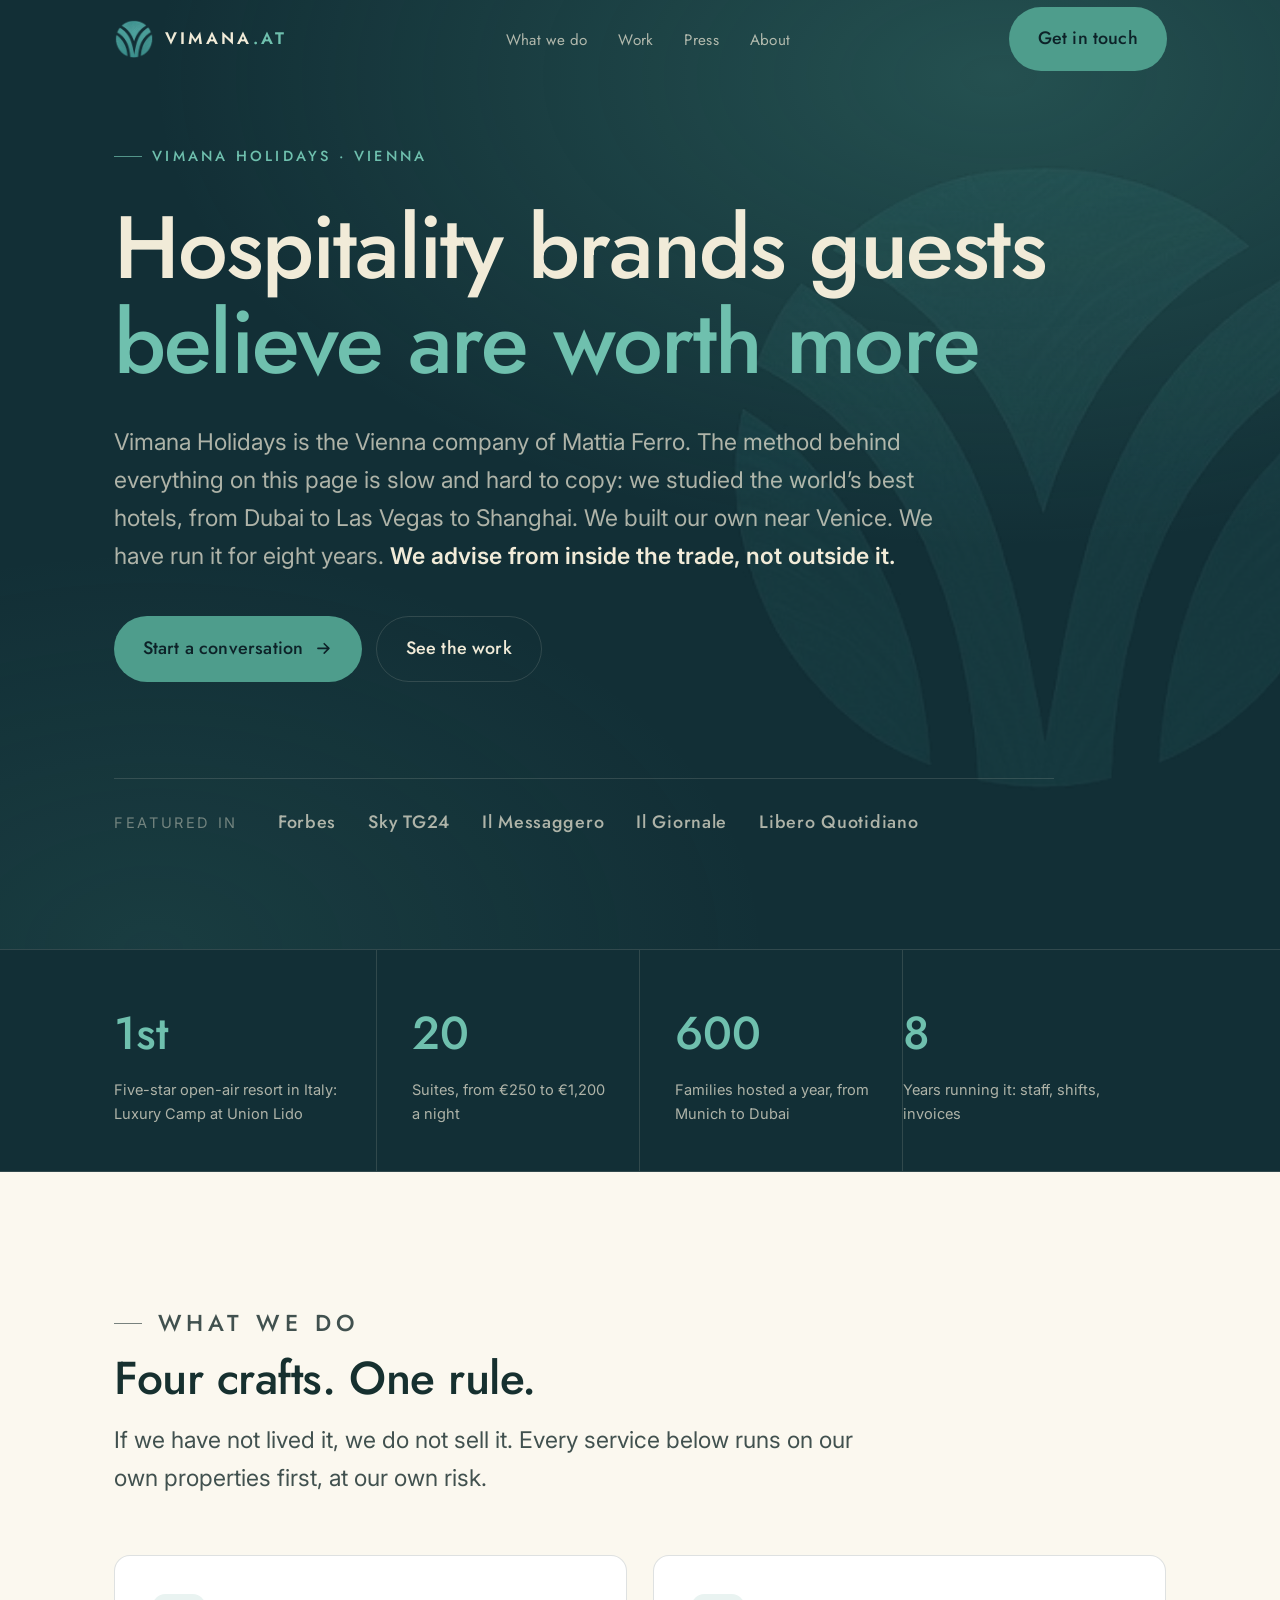
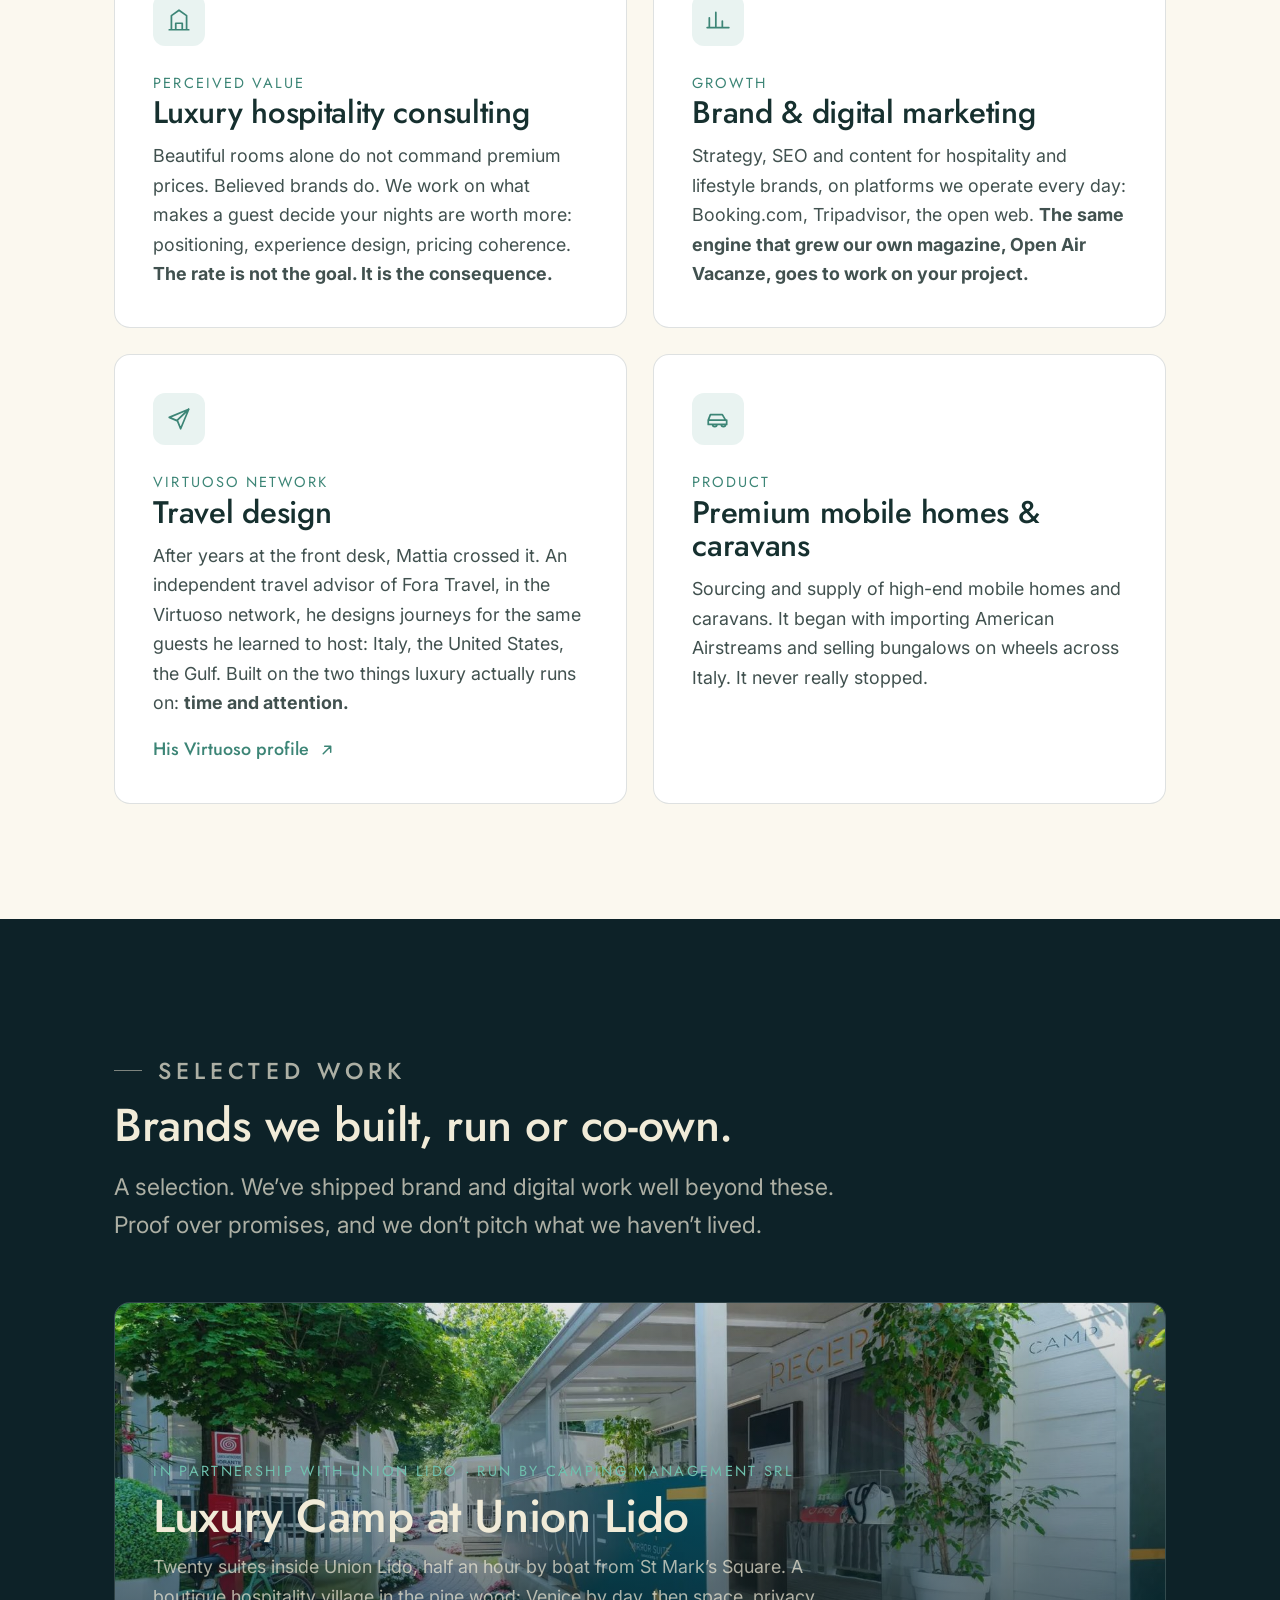
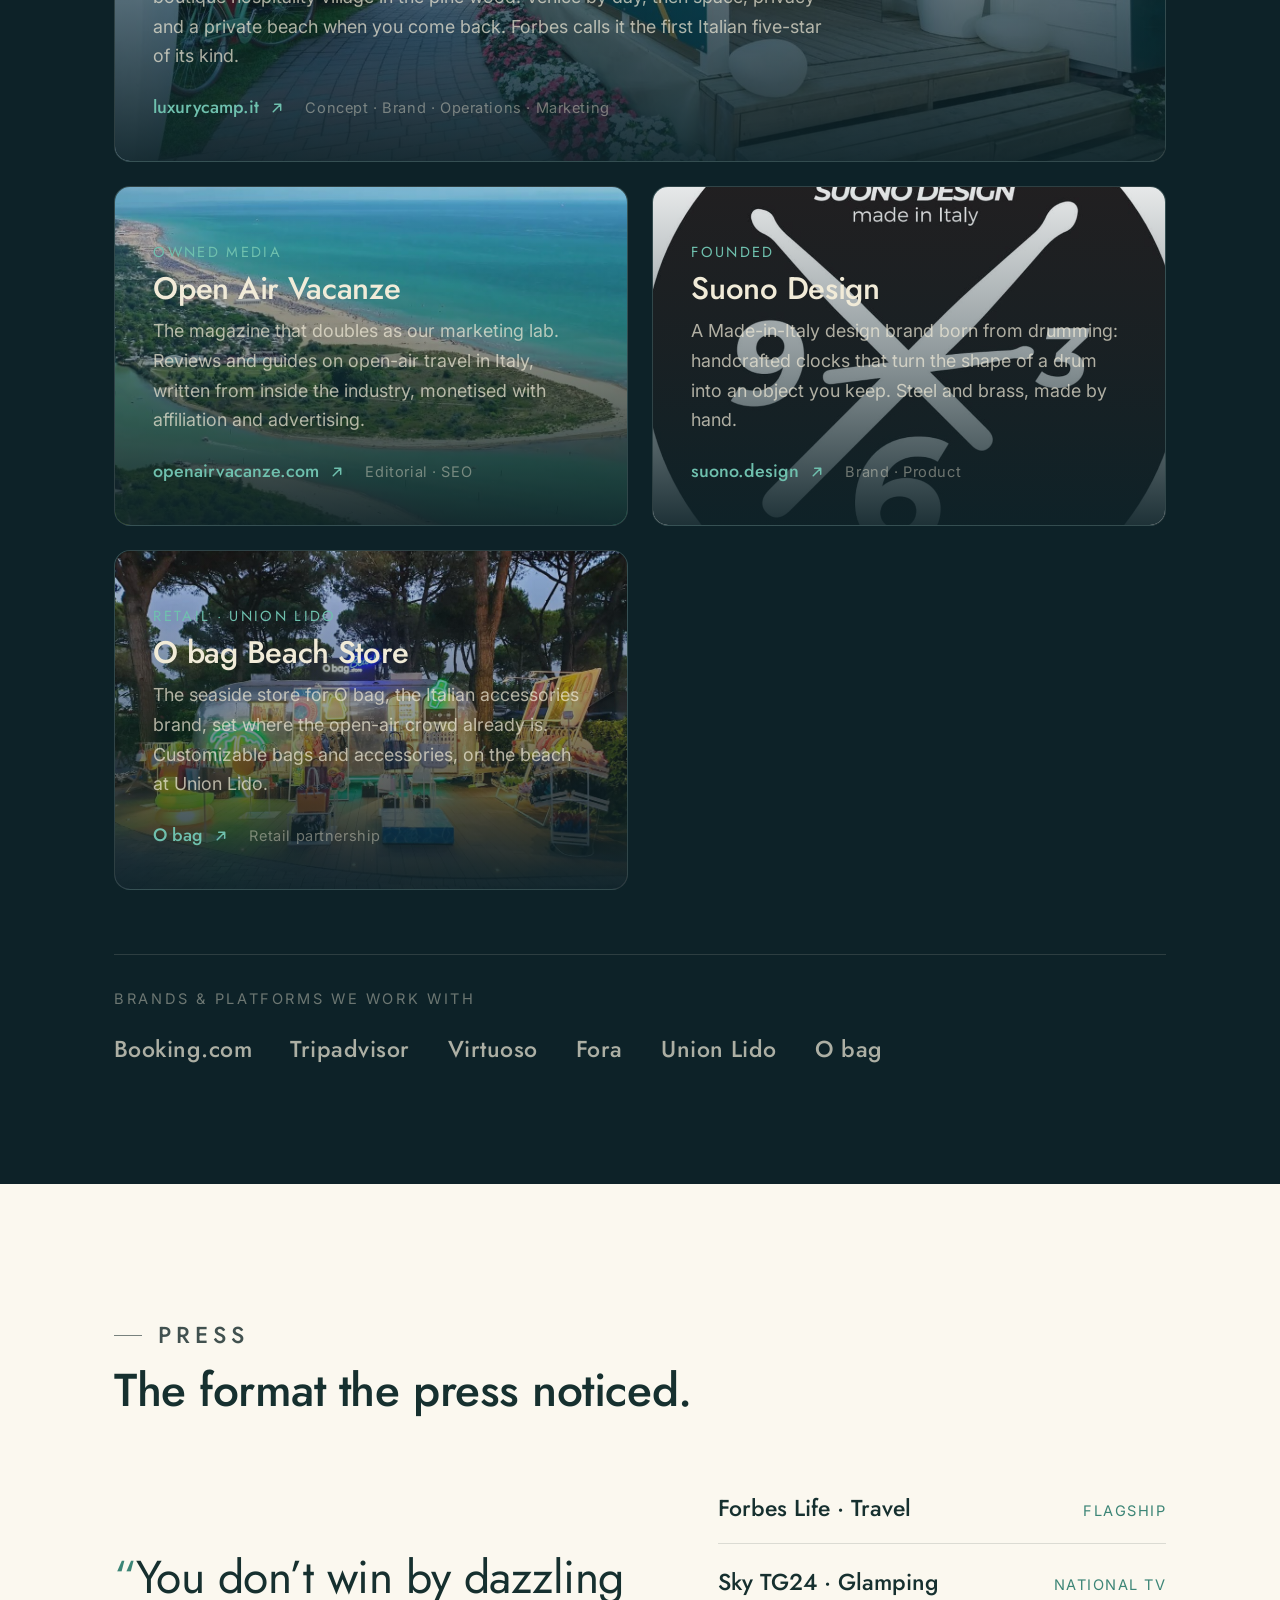
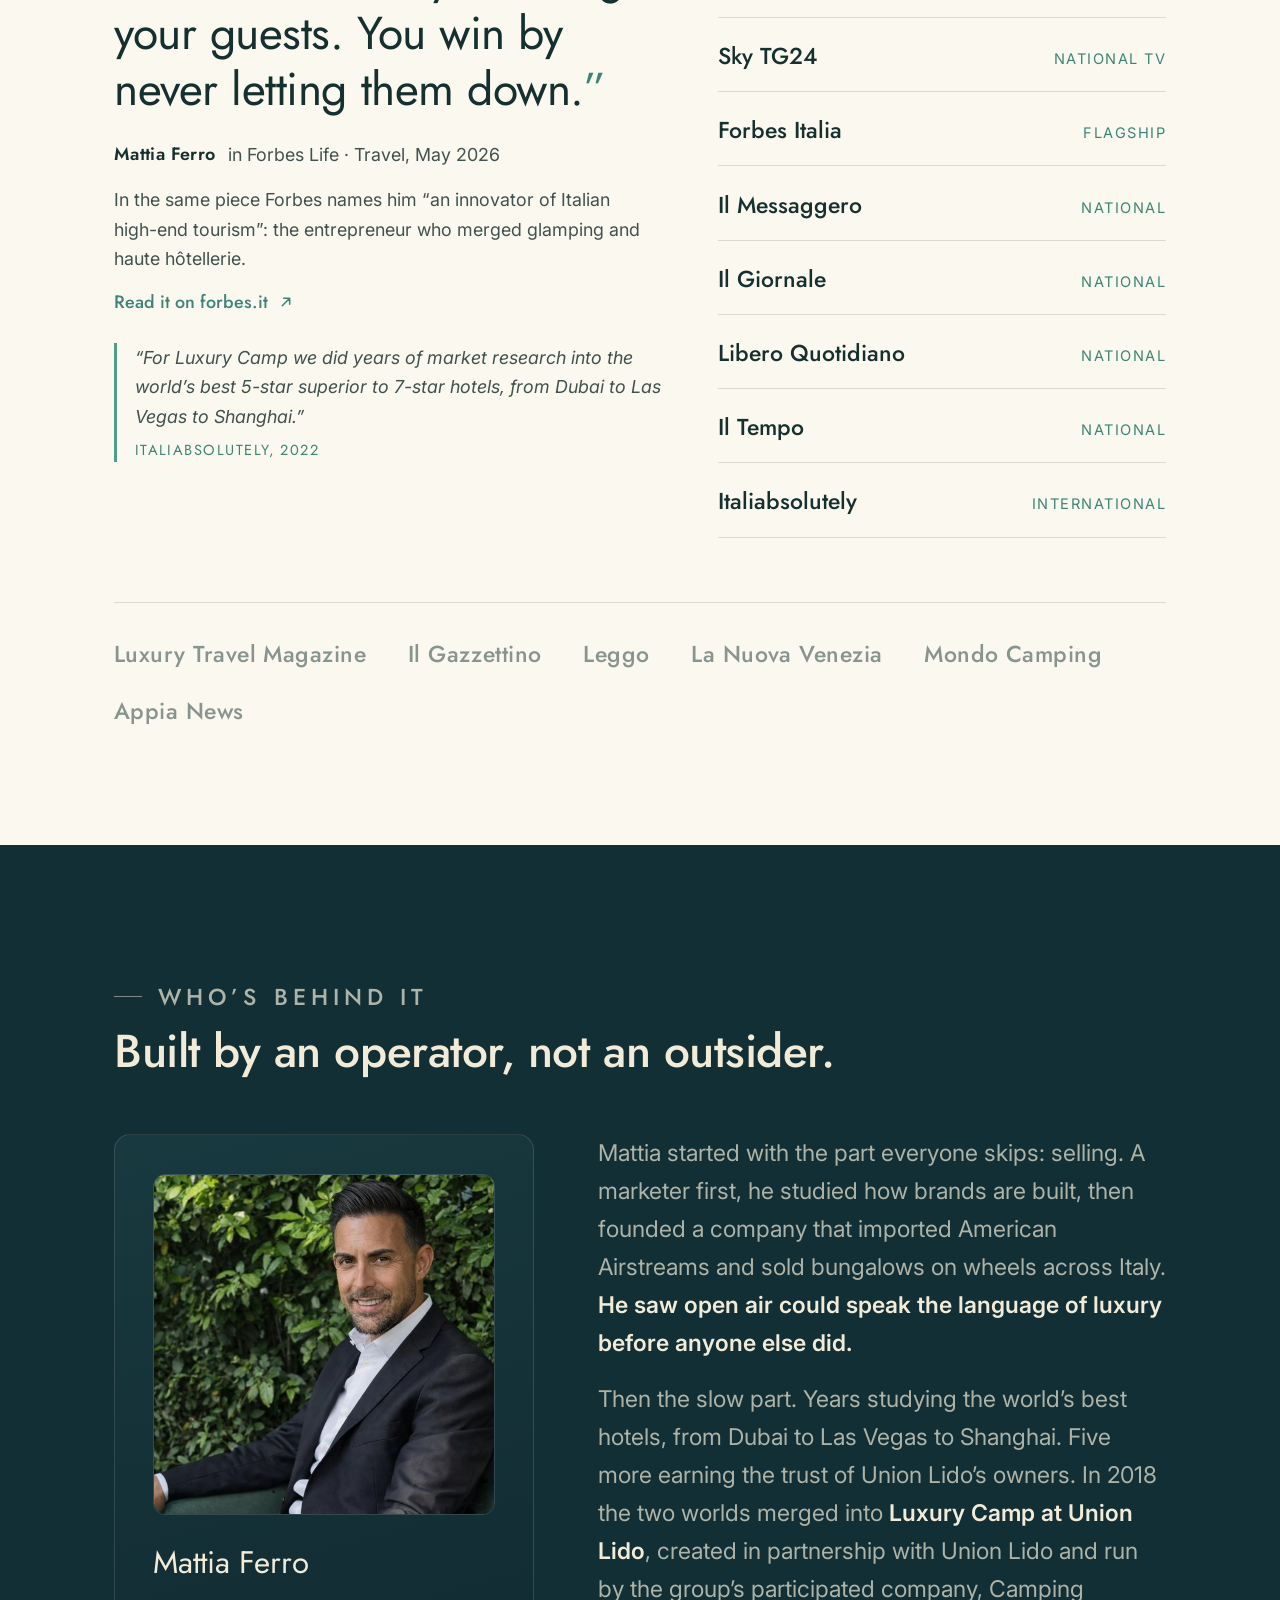
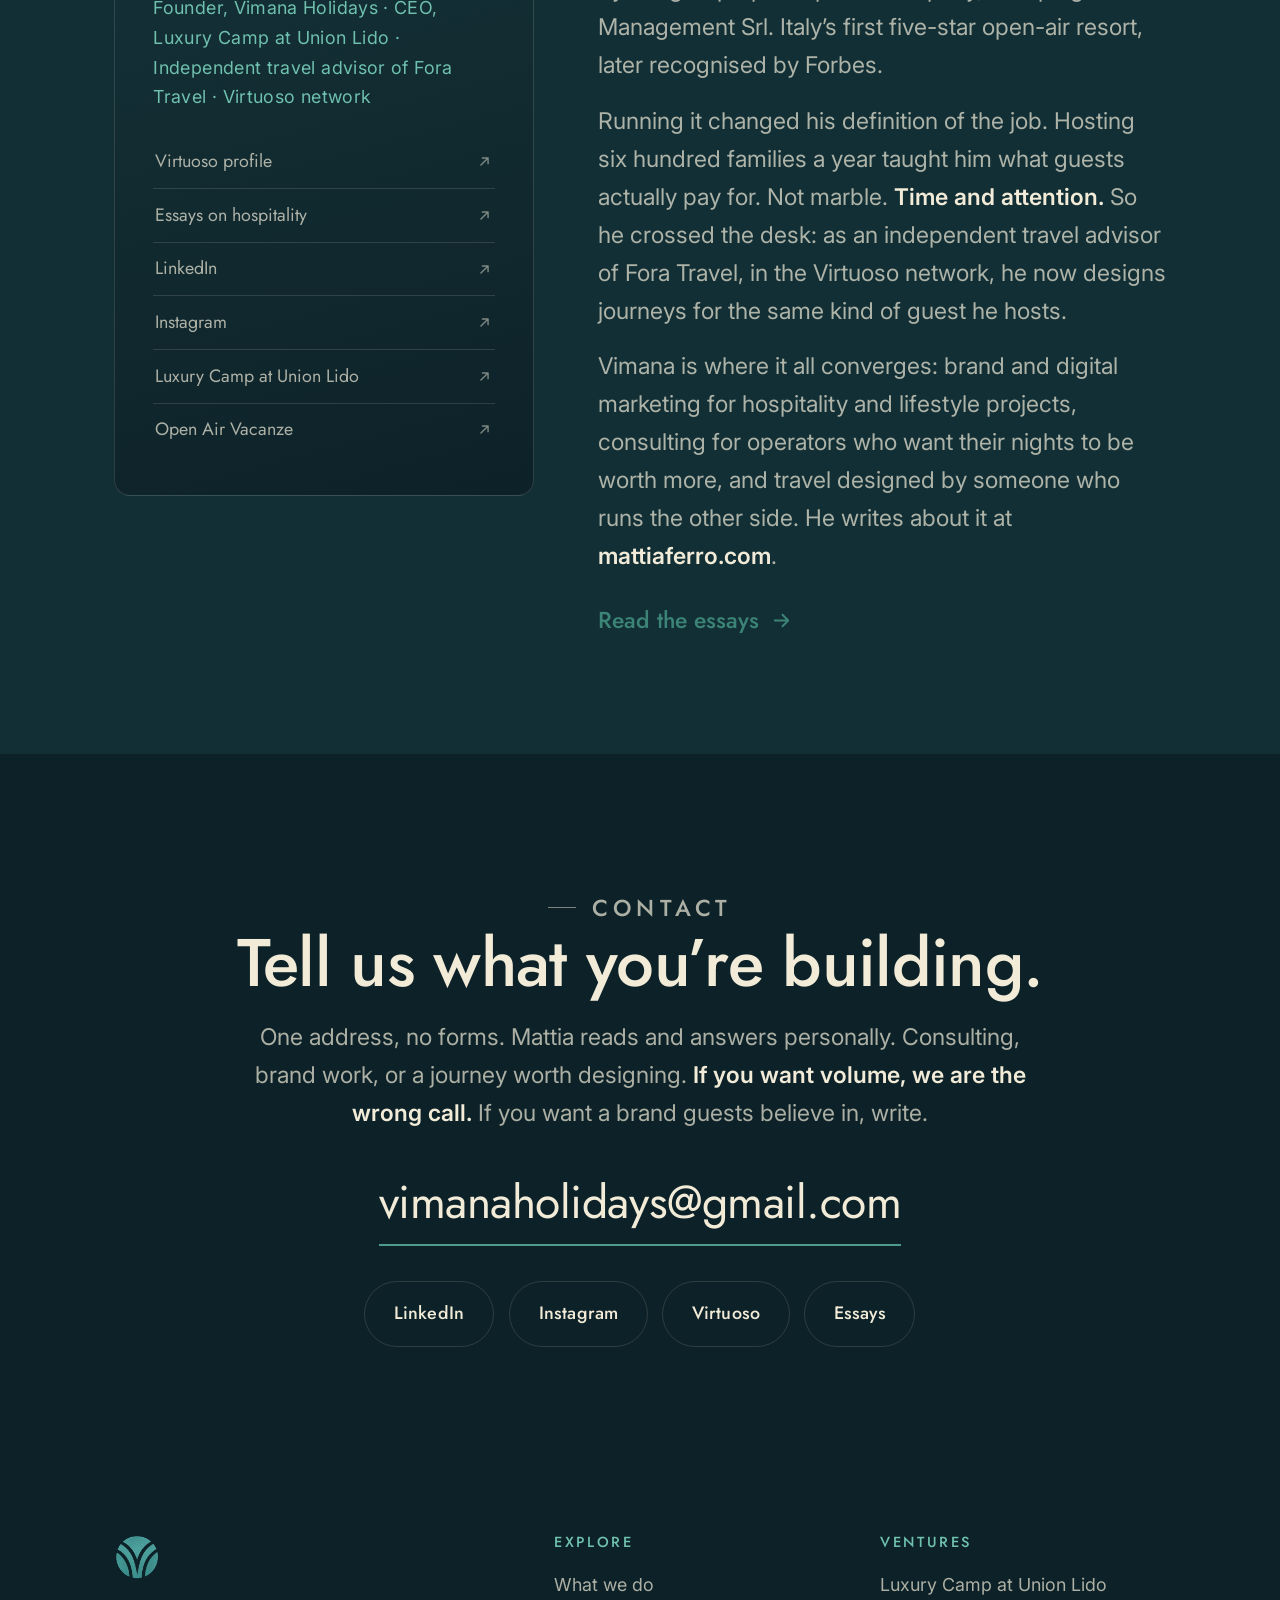
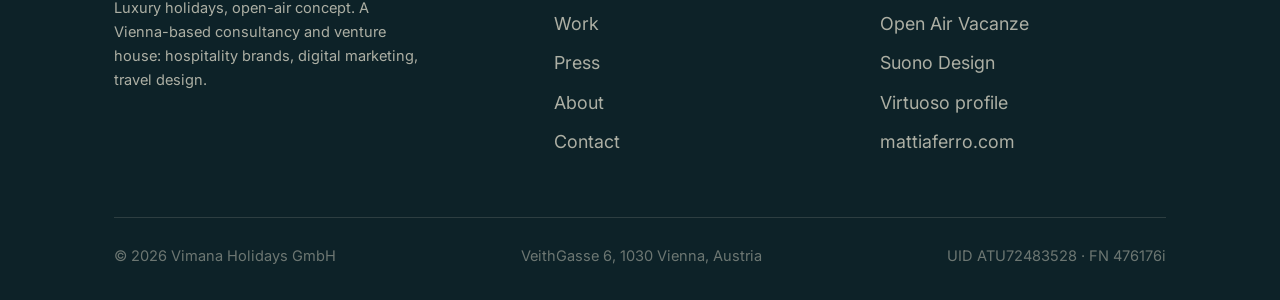
<file: index.html>
<!DOCTYPE html>
<html lang="en">
<head>
  <meta charset="UTF-8" />
  <meta name="viewport" content="width=device-width, initial-scale=1" />
  <script>document.documentElement.classList.add('js');</script>

  <title>Luxury Outdoor Hospitality Consulting | Vimana Holidays</title>
  <meta name="description" content="Vienna consultancy for luxury open-air hospitality: brand strategy, digital marketing, Virtuoso travel design. The company behind Luxury Camp at Union Lido." />
  <link rel="canonical" href="https://www.vimana.at/" />
  <meta name="robots" content="index, follow, max-image-preview:large" />
  <meta name="theme-color" content="#122f36" />

  <!-- Open Graph -->
  <meta property="og:type" content="website" />
  <meta property="og:site_name" content="Vimana Holidays" />
  <meta property="og:title" content="Vimana Holidays — Luxury Outdoor Hospitality, Designed & Run" />
  <meta property="og:description" content="We studied the world's best hotels, built our own near Venice, and have run it for eight years. Brand, digital marketing and travel design, from inside the trade." />
  <meta property="og:url" content="https://www.vimana.at/" />
  <meta property="og:image" content="https://www.vimana.at/assets/img/og-image.png" />
  <meta property="og:image:width" content="1200" />
  <meta property="og:image:height" content="630" />
  <meta property="og:locale" content="en" />

  <!-- Twitter -->
  <meta name="twitter:card" content="summary_large_image" />
  <meta name="twitter:title" content="Vimana Holidays — Luxury Outdoor Hospitality, Designed & Run" />
  <meta name="twitter:description" content="Strategy, branding and digital marketing for luxury open-air resorts. The company behind Luxury Camp at Union Lido, Italy's first five-star campsite." />
  <meta name="twitter:image" content="https://www.vimana.at/assets/img/og-image.png" />

  <link rel="icon" href="assets/img/favicon.png" type="image/png" sizes="128x128" />
  <link rel="apple-touch-icon" href="assets/img/logo.png" />

  <!-- Fonts -->
  <link rel="preconnect" href="https://fonts.googleapis.com" />
  <link rel="preconnect" href="https://fonts.gstatic.com" crossorigin />
  <link rel="preload" as="style" href="https://fonts.googleapis.com/css2?family=Inter:wght@400;500;600&family=Jost:wght@400;500;600&display=swap" />
  <link rel="stylesheet" href="https://fonts.googleapis.com/css2?family=Inter:wght@400;500;600&family=Jost:wght@400;500;600&display=swap" />

  <link rel="stylesheet" href="assets/css/styles.css" />

  <!-- Structured data -->
  <script type="application/ld+json">
  {
    "@context": "https://schema.org",
    "@graph": [
      {
        "@type": "Organization",
        "@id": "https://www.vimana.at/#organization",
        "name": "Vimana Holidays GmbH",
        "url": "https://www.vimana.at/",
        "logo": "https://www.vimana.at/assets/img/logo.png",
        "description": "Vienna-based consultancy for luxury open-air hospitality. Strategy, branding, digital marketing and premium mobile-home solutions for outdoor resorts.",
        "slogan": "Luxury holidays, open-air concept.",
        "email": "vimanaholidays@gmail.com",
        "vatID": "ATU72483528",
        "address": {
          "@type": "PostalAddress",
          "streetAddress": "VeithGasse 6",
          "postalCode": "1030",
          "addressLocality": "Vienna",
          "addressCountry": "AT"
        },
        "founder": { "@id": "https://www.vimana.at/#mattia-ferro" },
        "knowsAbout": [
          "Luxury outdoor hospitality consulting",
          "Glamping concept design",
          "Hospitality branding",
          "Digital marketing for hospitality",
          "Premium mobile homes and caravans"
        ],
        "sameAs": [
          "https://www.linkedin.com/in/mattiaferro",
          "https://luxurycamp.it",
          "https://openairvacanze.com"
        ]
      },
      {
        "@type": "Person",
        "@id": "https://www.vimana.at/#mattia-ferro",
        "name": "Mattia Ferro",
        "jobTitle": "Founder, Vimana Holidays GmbH",
        "description": "Hospitality entrepreneur and travel advisor in the Virtuoso network. Founder and CEO of Luxury Camp at Union Lido, Italy's first five-star open-air resort.",
        "image": "https://www.vimana.at/assets/img/mattia.jpg",
        "url": "https://www.mattiaferro.com",
        "worksFor": { "@id": "https://www.vimana.at/#organization" },
        "sameAs": [
          "https://www.mattiaferro.com",
          "https://www.linkedin.com/in/mattiaferro",
          "https://www.instagram.com/mattiaferroreal/",
          "https://www.virtuoso.com/advisor/mattferr74504"
        ],
        "subjectOf": [
          {
            "@type": "Article",
            "headline": "Glamping di lusso vicino Venezia: il campeggio incontra l'hôtellerie a cinque stelle",
            "url": "https://tg24.sky.it/lifestyle/2026/11/13/glamping-venezia-campeggio",
            "datePublished": "2026-11-13",
            "publisher": { "@type": "Organization", "name": "Sky TG24" }
          },
          {
            "@type": "Article",
            "headline": "Il vero lusso nel 2026 non è lo sfarzo: il metodo dell'imprenditore italiano che ha trasformato il glamping in alta hôtellerie",
            "url": "https://forbes.it/2026/09/08/mattia-ferro-nuovo-lusso-luxury-camp",
            "datePublished": "2026-09-08",
            "publisher": { "@type": "Organization", "name": "Forbes Italia" }
          },
          {
            "@type": "Article",
            "headline": "Turismo di lusso, torna il consulente di viaggio",
            "url": "https://tg24.sky.it/lifestyle/2026/07/31/turismo-lusso-torna-consulente-viaggio",
            "datePublished": "2026-07-31",
            "publisher": { "@type": "Organization", "name": "Sky TG24" }
          }
        ]
      },
      {
        "@type": "WebSite",
        "@id": "https://www.vimana.at/#website",
        "url": "https://www.vimana.at/",
        "name": "Vimana Holidays",
        "inLanguage": "en",
        "publisher": { "@id": "https://www.vimana.at/#organization" }
      }
    ]
  }
  </script>
</head>
<body>
  <a href="#main" class="skip-link">Skip to content</a>

  <header class="site-header">
    <div class="container">
      <nav class="nav" aria-label="Primary">
        <a class="nav__brand" href="#top" aria-label="Vimana Holidays — home">
          <img src="assets/img/logo-mark.png" width="40" height="40" alt="Vimana Holidays logo" />
          <span class="nav__brand-text">Vimana<b>.at</b></span>
        </a>

        <ul class="nav__menu">
          <li><a href="#services">What we do</a></li>
          <li><a href="#projects">Work</a></li>
          <li><a href="#press">Press</a></li>
          <li><a href="#about">About</a></li>
        </ul>

        <a class="btn btn--primary nav__cta" href="mailto:vimanaholidays@gmail.com">Get in touch</a>

        <button class="nav__toggle" aria-label="Open menu" aria-expanded="false" aria-controls="mobile-menu">
          <span></span>
        </button>
      </nav>
    </div>
  </header>

  <nav class="mobile-menu" id="mobile-menu" aria-label="Mobile">
    <a href="#services">What we do</a>
    <a href="#projects">Work</a>
    <a href="#press">Press</a>
    <a href="#about">About</a>
    <a href="#contact">Get in touch</a>
  </nav>

  <main id="main">
    <span id="top"></span>

    <!-- HERO -->
    <section class="hero" aria-labelledby="hero-title">
      <div class="container">
        <div class="hero__grid">
          <p class="eyebrow reveal">Vimana Holidays &middot; Vienna</p>
          <h1 id="hero-title" class="reveal" data-delay="1">
            Hospitality brands guests<br /><span class="accent">believe are worth more</span>
          </h1>
          <p class="hero__lead reveal" data-delay="2">
            Vimana Holidays is the Vienna company of Mattia Ferro. The method behind everything
            on this page is slow and hard to copy: we studied the world&rsquo;s best hotels, from Dubai
            to Las Vegas to Shanghai. We built our own near Venice. We have run it for eight years.
            <strong>We advise from inside the trade, not outside it.</strong>
          </p>
          <div class="hero__actions reveal" data-delay="3">
            <a class="btn btn--primary" href="#contact">
              Start a conversation
              <svg viewBox="0 0 24 24" fill="none" stroke="currentColor" stroke-width="2" aria-hidden="true"><path d="M5 12h14M13 6l6 6-6 6" stroke-linecap="round" stroke-linejoin="round"/></svg>
            </a>
            <a class="btn btn--ghost" href="#projects">See the work</a>
          </div>

          <div class="hero__meta reveal" data-delay="3">
            <span class="hero__meta-label">Featured in</span>
            <div class="hero__meta-logos">
              <span>Forbes</span>
              <span>Sky TG24</span>
              <span>Il Messaggero</span>
              <span>Il Giornale</span>
              <span>Libero Quotidiano</span>
            </div>
          </div>
        </div>
      </div>
    </section>

    <!-- STAT BAND -->
    <section class="statband" aria-label="Track record">
      <div class="container">
        <div class="statband__grid">
          <div class="stat reveal">
            <div class="stat__num">1st</div>
            <p class="stat__label">Five-star open-air resort in Italy: Luxury Camp at Union Lido</p>
          </div>
          <div class="stat reveal" data-delay="1">
            <div class="stat__num">20</div>
            <p class="stat__label">Suites, from &euro;250 to &euro;1,200 a night</p>
          </div>
          <div class="stat reveal" data-delay="2">
            <div class="stat__num">600</div>
            <p class="stat__label">Families hosted a year, from Munich to Dubai</p>
          </div>
          <div class="stat reveal" data-delay="3">
            <div class="stat__num">8</div>
            <p class="stat__label">Years running it: staff, shifts, invoices</p>
          </div>
        </div>
      </div>
    </section>

    <!-- SERVICES -->
    <section class="section services bg-cream" id="services" aria-labelledby="services-title">
      <div class="container">
        <div class="section-head reveal">
          <p class="eyebrow">What we do</p>
          <h2 id="services-title">Four crafts. One rule.</h2>
          <p>If we have not lived it, we do not sell it. Every service below runs on our own
            properties first, at our own risk.</p>
        </div>

        <div class="services__grid">
          <article class="service reveal">
            <div class="service__icon" aria-hidden="true">
              <svg viewBox="0 0 24 24" fill="none" stroke="currentColor" stroke-width="1.6"><path d="M3 21h18M5 21V8l7-5 7 5v13M9 21v-6h6v6" stroke-linecap="round" stroke-linejoin="round"/></svg>
            </div>
            <span class="service__tag">Perceived value</span>
            <h3>Luxury hospitality consulting</h3>
            <p>Beautiful rooms alone do not command premium prices. Believed brands do. We work on
              what makes a guest decide your nights are worth more: positioning, experience design,
              pricing coherence. <strong>The rate is not the goal. It is the consequence.</strong></p>
          </article>

          <article class="service reveal" data-delay="1">
            <div class="service__icon" aria-hidden="true">
              <svg viewBox="0 0 24 24" fill="none" stroke="currentColor" stroke-width="1.6"><path d="M4 19V10M10 19V5M16 19v-6M22 19H2" stroke-linecap="round" stroke-linejoin="round"/></svg>
            </div>
            <span class="service__tag">Growth</span>
            <h3>Brand &amp; digital marketing</h3>
            <p>Strategy, SEO and content for hospitality and lifestyle brands, on platforms we operate
              every day: Booking.com, Tripadvisor, the open web. <strong>The same engine that grew our
              own magazine, Open Air Vacanze, goes to work on your project.</strong></p>
          </article>

          <article class="service reveal" data-delay="2">
            <div class="service__icon" aria-hidden="true">
              <svg viewBox="0 0 24 24" fill="none" stroke="currentColor" stroke-width="1.6"><path d="M21 3L3 10.5l7 3M21 3l-7.5 18-3-7.5M21 3L10 13.5" stroke-linecap="round" stroke-linejoin="round"/></svg>
            </div>
            <span class="service__tag">Virtuoso network</span>
            <h3>Travel design</h3>
            <p>After years at the front desk, Mattia crossed it. An independent travel advisor of
              Fora Travel, in the Virtuoso network, he designs journeys for the same guests he
              learned to host: Italy, the United States, the Gulf. Built on the two things luxury
              actually runs on: <strong>time and attention.</strong></p>
            <p style="margin-top:1rem;">
              <a class="link-arrow" href="https://www.virtuoso.com/advisor/mattferr74504" target="_blank" rel="noopener">
                His Virtuoso profile
                <svg viewBox="0 0 24 24" fill="none" stroke="currentColor" stroke-width="2" aria-hidden="true"><path d="M7 17L17 7M9 7h8v8" stroke-linecap="round" stroke-linejoin="round"/></svg>
              </a>
            </p>
          </article>

          <article class="service reveal" data-delay="3">
            <div class="service__icon" aria-hidden="true">
              <svg viewBox="0 0 24 24" fill="none" stroke="currentColor" stroke-width="1.6"><path d="M3 13l2-5h11l3 5M3 13h17v4H3zM7 17a2 2 0 104 0M15 17a2 2 0 104 0" stroke-linecap="round" stroke-linejoin="round"/></svg>
            </div>
            <span class="service__tag">Product</span>
            <h3>Premium mobile homes &amp; caravans</h3>
            <p>Sourcing and supply of high-end mobile homes and caravans. It began with importing
              American Airstreams and selling bungalows on wheels across Italy. It never really
              stopped.</p>
          </article>
        </div>
      </div>
    </section>

    <!-- PROJECTS -->
    <section class="section projects bg-petrol-deep" id="projects" aria-labelledby="projects-title">
      <div class="container">
        <div class="section-head reveal">
          <p class="eyebrow">Selected work</p>
          <h2 id="projects-title">Brands we built, run or co-own.</h2>
          <p>A selection. We&rsquo;ve shipped brand and digital work well beyond these. Proof over promises,
            and we don&rsquo;t pitch what we haven&rsquo;t lived.</p>
        </div>

        <div class="projects__grid">
          <article class="project is-feature reveal">
            <img class="project__bg" src="assets/img/projects/luxury-camp.jpg" alt="Luxury Camp at Union Lido — welcome reception among the pines" width="1600" height="1203" loading="lazy" />
            <span class="project__kicker">In partnership with Union Lido &middot; Run by Camping Management Srl</span>
            <h3>Luxury Camp at Union Lido</h3>
            <p>Twenty suites inside Union Lido, half an hour by boat from St Mark&rsquo;s Square.
              A boutique hospitality village in the pine wood: Venice by day, then space, privacy
              and a private beach when you come back. Forbes calls it the first Italian five-star
              of its kind.</p>
            <div class="project__foot">
              <a class="link-arrow" href="https://luxurycamp.it/en/" target="_blank" rel="noopener">
                luxurycamp.it
                <svg viewBox="0 0 24 24" fill="none" stroke="currentColor" stroke-width="2" aria-hidden="true"><path d="M7 17L17 7M9 7h8v8" stroke-linecap="round" stroke-linejoin="round"/></svg>
              </a>
              <span class="project__role">Concept &middot; Brand &middot; Operations &middot; Marketing</span>
            </div>
          </article>

          <article class="project reveal" data-delay="1">
            <img class="project__bg" src="assets/img/projects/open-air-vacanze.jpg" alt="Aerial view of an Italian open-air coastline" width="1280" height="720" loading="lazy" />
            <span class="project__kicker">Owned media</span>
            <h3>Open Air Vacanze</h3>
            <p>The magazine that doubles as our marketing lab. Reviews and guides on open-air travel
              in Italy, written from inside the industry, monetised with affiliation and advertising.</p>
            <div class="project__foot">
              <a class="link-arrow" href="https://openairvacanze.com/en/" target="_blank" rel="noopener">
                openairvacanze.com
                <svg viewBox="0 0 24 24" fill="none" stroke="currentColor" stroke-width="2" aria-hidden="true"><path d="M7 17L17 7M9 7h8v8" stroke-linecap="round" stroke-linejoin="round"/></svg>
              </a>
              <span class="project__role">Editorial &middot; SEO</span>
            </div>
          </article>

          <article class="project reveal" data-delay="2">
            <img class="project__bg" src="assets/img/projects/suono-design.jpg" alt="Suono Design drumstick wall clock, made in Italy" width="1000" height="1003" loading="lazy" />
            <span class="project__kicker">Founded</span>
            <h3>Suono Design</h3>
            <p>A Made-in-Italy design brand born from drumming: handcrafted clocks that turn the shape
              of a drum into an object you keep. Steel and brass, made by hand.</p>
            <div class="project__foot">
              <a class="link-arrow" href="https://suono.design/" target="_blank" rel="noopener">
                suono.design
                <svg viewBox="0 0 24 24" fill="none" stroke="currentColor" stroke-width="2" aria-hidden="true"><path d="M7 17L17 7M9 7h8v8" stroke-linecap="round" stroke-linejoin="round"/></svg>
              </a>
              <span class="project__role">Brand &middot; Product</span>
            </div>
          </article>

          <article class="project reveal" data-delay="3">
            <img class="project__bg" src="assets/img/projects/obag.jpg" alt="O bag Beach Store at Union Lido — Airstream retail stand at dusk" width="1100" height="827" loading="lazy" />
            <span class="project__kicker">Retail &middot; Union Lido</span>
            <h3>O bag Beach Store</h3>
            <p>The seaside store for O bag, the Italian accessories brand, set where the open-air crowd
              already is. Customizable bags and accessories, on the beach at Union Lido.</p>
            <div class="project__foot">
              <a class="link-arrow" href="https://www.obag.com/" target="_blank" rel="noopener">
                O bag
                <svg viewBox="0 0 24 24" fill="none" stroke="currentColor" stroke-width="2" aria-hidden="true"><path d="M7 17L17 7M9 7h8v8" stroke-linecap="round" stroke-linejoin="round"/></svg>
              </a>
              <span class="project__role">Retail partnership</span>
            </div>
          </article>
        </div>

        <div class="brands reveal">
          <p class="brands__label">Brands &amp; platforms we work with</p>
          <div class="brands__row">
            <span>Booking.com</span>
            <span>Tripadvisor</span>
            <span>Virtuoso</span>
            <span>Fora</span>
            <span>Union Lido</span>
            <span>O bag</span>
          </div>
        </div>
      </div>
    </section>

    <!-- PRESS -->
    <section class="section press bg-cream" id="press" aria-labelledby="press-title">
      <div class="container">
        <div class="section-head reveal">
          <p class="eyebrow">Press</p>
          <h2 id="press-title">The format the press noticed.</h2>
        </div>

        <div class="press__feature">
          <div class="reveal">
            <blockquote class="press__quote">
              <span class="mark">&ldquo;</span>You don&rsquo;t win by dazzling your guests. You win by
              never letting them down.<span class="mark">&rdquo;</span>
            </blockquote>
            <p class="press__attrib">
              <b>Mattia Ferro</b> in Forbes Life &middot; Travel, May 2026
            </p>
            <p class="muted" style="margin-top:1rem;max-width:48ch;">
              In the same piece Forbes names him &ldquo;an innovator of Italian high-end tourism&rdquo;:
              the entrepreneur who merged glamping and haute h&ocirc;tellerie.
            </p>
            <p style="margin-top:0.8rem;">
              <a class="link-arrow" href="https://forbes.it/2026/09/08/mattia-ferro-nuovo-lusso-luxury-camp" target="_blank" rel="noopener">
                Read it on forbes.it
                <svg viewBox="0 0 24 24" fill="none" stroke="currentColor" stroke-width="2" aria-hidden="true"><path d="M7 17L17 7M9 7h8v8" stroke-linecap="round" stroke-linejoin="round"/></svg>
              </a>
            </p>
            <p class="press__research">
              &ldquo;For Luxury Camp we did years of market research into the world&rsquo;s best 5-star
              superior to 7-star hotels, from Dubai to Las Vegas to Shanghai.&rdquo;
              <span>Italiabsolutely, 2022</span>
            </p>
          </div>

          <div class="reveal" data-delay="1">
            <ul class="press__list">
              <li class="press__item">
                <a class="press__outlet" href="https://forbes.it/2026/09/08/mattia-ferro-nuovo-lusso-luxury-camp" target="_blank" rel="noopener">Forbes Life &middot; Travel</a>
                <span class="press__tier">Flagship</span>
              </li>
              <li class="press__item">
                <a class="press__outlet" href="https://tg24.sky.it/lifestyle/2026/11/13/glamping-venezia-campeggio" target="_blank" rel="noopener">Sky TG24 &middot; Glamping</a>
                <span class="press__tier">National TV</span>
              </li>
              <li class="press__item">
                <a class="press__outlet" href="https://tg24.sky.it/lifestyle/2026/07/31/turismo-lusso-torna-consulente-viaggio" target="_blank" rel="noopener">Sky TG24</a>
                <span class="press__tier">National TV</span>
              </li>
              <li class="press__item">
                <a class="press__outlet" href="https://forbes.it/2025/07/14/luxury-camp-lesperienza-esclusiva-delle-vacanze-allaria-aperta/" target="_blank" rel="noopener">Forbes Italia</a>
                <span class="press__tier">Flagship</span>
              </li>
              <li class="press__item">
                <a class="press__outlet" href="https://www.ilmessaggero.it/gossip/manuela_arcuri_vacanza_cavallino_campeggio_cosa_ha_detto-6672273.html" target="_blank" rel="noopener">Il Messaggero</a>
                <span class="press__tier">National</span>
              </li>
              <li class="press__item">
                <a class="press__outlet" href="https://www.ilgiornale.it/news/attualit/luxury-camp-vacanze-open-air-e-alta-hotellerie-nelle-case-2514369.html" target="_blank" rel="noopener">Il Giornale</a>
                <span class="press__tier">National</span>
              </li>
              <li class="press__item">
                <a class="press__outlet" href="https://www.liberoquotidiano.it/news/general/43493529/luxury-camp-vacanze-open-air-e-alta-hotellerie-nelle-case-mobili/" target="_blank" rel="noopener">Libero Quotidiano</a>
                <span class="press__tier">National</span>
              </li>
              <li class="press__item">
                <a class="press__outlet" href="https://www.iltempo.it/general/2025/07/24/news/luxury-camp-vacanze-open-air-e-alta-hotellerie-nelle-case-mobili-43493548/" target="_blank" rel="noopener">Il Tempo</a>
                <span class="press__tier">National</span>
              </li>
              <li class="press__item">
                <a class="press__outlet" href="https://italiabsolutely.com/inspirations/experiences-tips/luxury-camp-italy-s-first-5-star-campsite-close-to-venice" target="_blank" rel="noopener">Italiabsolutely</a>
                <span class="press__tier">International</span>
              </li>
            </ul>
          </div>
        </div>

        <div class="press__strip reveal">
          <a href="https://www.luxurytravelmagazine.com/news-articles/luxury-camp-an-exclusive-outdoors-vacation-on-italys-veneto-coast" target="_blank" rel="noopener"><span>Luxury Travel Magazine</span></a>
          <a href="https://www.ilgazzettino.it/gossip/manuela_arcuri_vacanza_cavallino_campeggio_cosa_ha_detto-6672273.html" target="_blank" rel="noopener"><span>Il Gazzettino</span></a>
          <a href="https://www.leggo.it/gossip/manuela_arcuri_vacanza_cavallino_campeggio_cosa_ha_detto-6672273.html" target="_blank" rel="noopener"><span>Leggo</span></a>
          <a href="https://nuovavenezia.gelocal.it/venezia/cronaca/2022/05/03/news/una-vacanza-extra-lusso-nel-camping-a-5-stelle-a-cavallino-treporti-da-250-a-1-200-euro-a-notte-siamo-quasi-sold-out-1.41414559" target="_blank" rel="noopener"><span>La Nuova Venezia</span></a>
          <a href="https://www.mondocamping.com/luxury-camp-il-borgo-open-air-piu-esclusivo-della-costa-veneta/" target="_blank" rel="noopener"><span>Mondo Camping</span></a>
          <a href="https://appianews.it/luxury-camp-vacanze-open-air-e-alta-hotellerie-nelle-case-mobili/" target="_blank" rel="noopener"><span>Appia News</span></a>
        </div>
      </div>
    </section>

    <!-- ABOUT -->
    <section class="section about" id="about" aria-labelledby="about-title">
      <div class="container">
        <div class="section-head reveal">
          <p class="eyebrow">Who&rsquo;s behind it</p>
          <h2 id="about-title">Built by an operator, not an outsider.</h2>
        </div>

        <div class="about__grid">
          <aside class="about__card reveal">
            <img class="about__photo" src="assets/img/mattia.jpg" alt="Mattia Ferro" width="560" height="560" loading="lazy" />
            <div class="about__name">Mattia Ferro</div>
            <div class="about__role">Founder, Vimana Holidays &middot; CEO, Luxury Camp at Union Lido &middot; Independent travel advisor of Fora Travel &middot; Virtuoso network</div>
            <nav class="card-links" aria-label="Mattia Ferro's profiles">
              <a href="https://www.virtuoso.com/advisor/mattferr74504" target="_blank" rel="noopener">Virtuoso profile
                <svg viewBox="0 0 24 24" fill="none" stroke="currentColor" stroke-width="2" aria-hidden="true"><path d="M7 17L17 7M9 7h8v8" stroke-linecap="round" stroke-linejoin="round"/></svg></a>
              <a href="https://www.mattiaferro.com" target="_blank" rel="noopener">Essays on hospitality
                <svg viewBox="0 0 24 24" fill="none" stroke="currentColor" stroke-width="2" aria-hidden="true"><path d="M7 17L17 7M9 7h8v8" stroke-linecap="round" stroke-linejoin="round"/></svg></a>
              <a href="https://www.linkedin.com/in/mattiaferro" target="_blank" rel="noopener">LinkedIn
                <svg viewBox="0 0 24 24" fill="none" stroke="currentColor" stroke-width="2" aria-hidden="true"><path d="M7 17L17 7M9 7h8v8" stroke-linecap="round" stroke-linejoin="round"/></svg></a>
              <a href="https://www.instagram.com/mattiaferroreal/" target="_blank" rel="noopener">Instagram
                <svg viewBox="0 0 24 24" fill="none" stroke="currentColor" stroke-width="2" aria-hidden="true"><path d="M7 17L17 7M9 7h8v8" stroke-linecap="round" stroke-linejoin="round"/></svg></a>
              <a href="https://luxurycamp.it/en/" target="_blank" rel="noopener">Luxury Camp at Union Lido
                <svg viewBox="0 0 24 24" fill="none" stroke="currentColor" stroke-width="2" aria-hidden="true"><path d="M7 17L17 7M9 7h8v8" stroke-linecap="round" stroke-linejoin="round"/></svg></a>
              <a href="https://openairvacanze.com/en/" target="_blank" rel="noopener">Open Air Vacanze
                <svg viewBox="0 0 24 24" fill="none" stroke="currentColor" stroke-width="2" aria-hidden="true"><path d="M7 17L17 7M9 7h8v8" stroke-linecap="round" stroke-linejoin="round"/></svg></a>
            </nav>
          </aside>

          <div class="about__body reveal" data-delay="1">
            <p>Mattia started with the part everyone skips: selling. A marketer first, he studied how
              brands are built, then founded a company that imported American Airstreams and sold
              bungalows on wheels across Italy. <strong>He saw open air could speak the language of
              luxury before anyone else did.</strong></p>
            <p>Then the slow part. Years studying the world&rsquo;s best hotels, from Dubai to Las Vegas
              to Shanghai. Five more earning the trust of Union Lido&rsquo;s owners. In 2018 the two
              worlds merged into <strong>Luxury Camp at Union Lido</strong>, created in partnership with
              Union Lido and run by the group&rsquo;s participated company, Camping Management Srl.
              Italy&rsquo;s first five-star open-air resort, later recognised by Forbes.</p>
            <p>Running it changed his definition of the job. Hosting six hundred families a year taught
              him what guests actually pay for. Not marble. <strong>Time and attention.</strong> So he
              crossed the desk: as an independent travel advisor of Fora Travel, in the Virtuoso
              network, he now designs journeys for the same kind of guest he hosts.</p>
            <p>Vimana is where it all converges: brand and digital marketing for hospitality and
              lifestyle projects, consulting for operators who want their nights to be worth more,
              and travel designed by someone who runs the other side. He writes about it at
              <strong>mattiaferro.com</strong>.</p>
            <p style="margin-top:1.6rem;">
              <a class="link-arrow" href="https://www.mattiaferro.com" target="_blank" rel="noopener">
                Read the essays
                <svg viewBox="0 0 24 24" fill="none" stroke="currentColor" stroke-width="2" aria-hidden="true"><path d="M5 12h14M13 6l6 6-6 6" stroke-linecap="round" stroke-linejoin="round"/></svg>
              </a>
            </p>
          </div>
        </div>
      </div>
    </section>

    <!-- CONTACT -->
    <section class="section contact bg-petrol-deep" id="contact" aria-labelledby="contact-title">
      <div class="container">
        <div class="contact__inner">
          <p class="eyebrow reveal" style="justify-content:center;">Contact</p>
          <h2 id="contact-title" class="reveal" data-delay="1">Tell us what you&rsquo;re building.</h2>
          <p class="reveal" data-delay="2">One address, no forms. Mattia reads and answers personally.
            Consulting, brand work, or a journey worth designing. <strong>If you want volume, we are
            the wrong call.</strong> If you want a brand guests believe in, write.</p>
          <a class="contact__mail reveal" data-delay="2" href="mailto:vimanaholidays@gmail.com">vimanaholidays@gmail.com</a>
          <div class="contact__channels reveal" data-delay="3">
            <a class="btn btn--ghost" href="https://www.linkedin.com/in/mattiaferro" target="_blank" rel="noopener">LinkedIn</a>
            <a class="btn btn--ghost" href="https://www.instagram.com/mattiaferroreal/" target="_blank" rel="noopener">Instagram</a>
            <a class="btn btn--ghost" href="https://www.virtuoso.com/advisor/mattferr74504" target="_blank" rel="noopener">Virtuoso</a>
            <a class="btn btn--ghost" href="https://www.mattiaferro.com" target="_blank" rel="noopener">Essays</a>
          </div>
        </div>
      </div>
    </section>
  </main>

  <!-- FOOTER -->
  <footer class="footer">
    <div class="container">
      <div class="footer__top">
        <div class="footer__brand">
          <img src="assets/img/logo-mark.png" width="46" height="46" alt="Vimana Holidays" />
          <p>Luxury holidays, open-air concept. A Vienna-based consultancy and venture house: hospitality brands, digital marketing, travel design.</p>
        </div>

        <div>
          <h4>Explore</h4>
          <div class="footer__links">
            <a href="#services">What we do</a>
            <a href="#projects">Work</a>
            <a href="#press">Press</a>
            <a href="#about">About</a>
            <a href="#contact">Contact</a>
          </div>
        </div>

        <div>
          <h4>Ventures</h4>
          <div class="footer__links">
            <a href="https://luxurycamp.it/en/" target="_blank" rel="noopener">Luxury Camp at Union Lido</a>
            <a href="https://openairvacanze.com/en/" target="_blank" rel="noopener">Open Air Vacanze</a>
            <a href="https://suono.design/" target="_blank" rel="noopener">Suono Design</a>
            <a href="https://www.virtuoso.com/advisor/mattferr74504" target="_blank" rel="noopener">Virtuoso profile</a>
            <a href="https://www.mattiaferro.com" target="_blank" rel="noopener">mattiaferro.com</a>
          </div>
        </div>
      </div>

      <div class="footer__legal">
        <span>&copy; <span data-year>2026</span> Vimana Holidays GmbH</span>
        <span>VeithGasse 6, 1030 Vienna, Austria</span>
        <span>UID ATU72483528 &middot; FN 476176i</span>
      </div>
    </div>
  </footer>

  <script src="assets/js/main.js" defer></script>
</body>
</html>
</file>
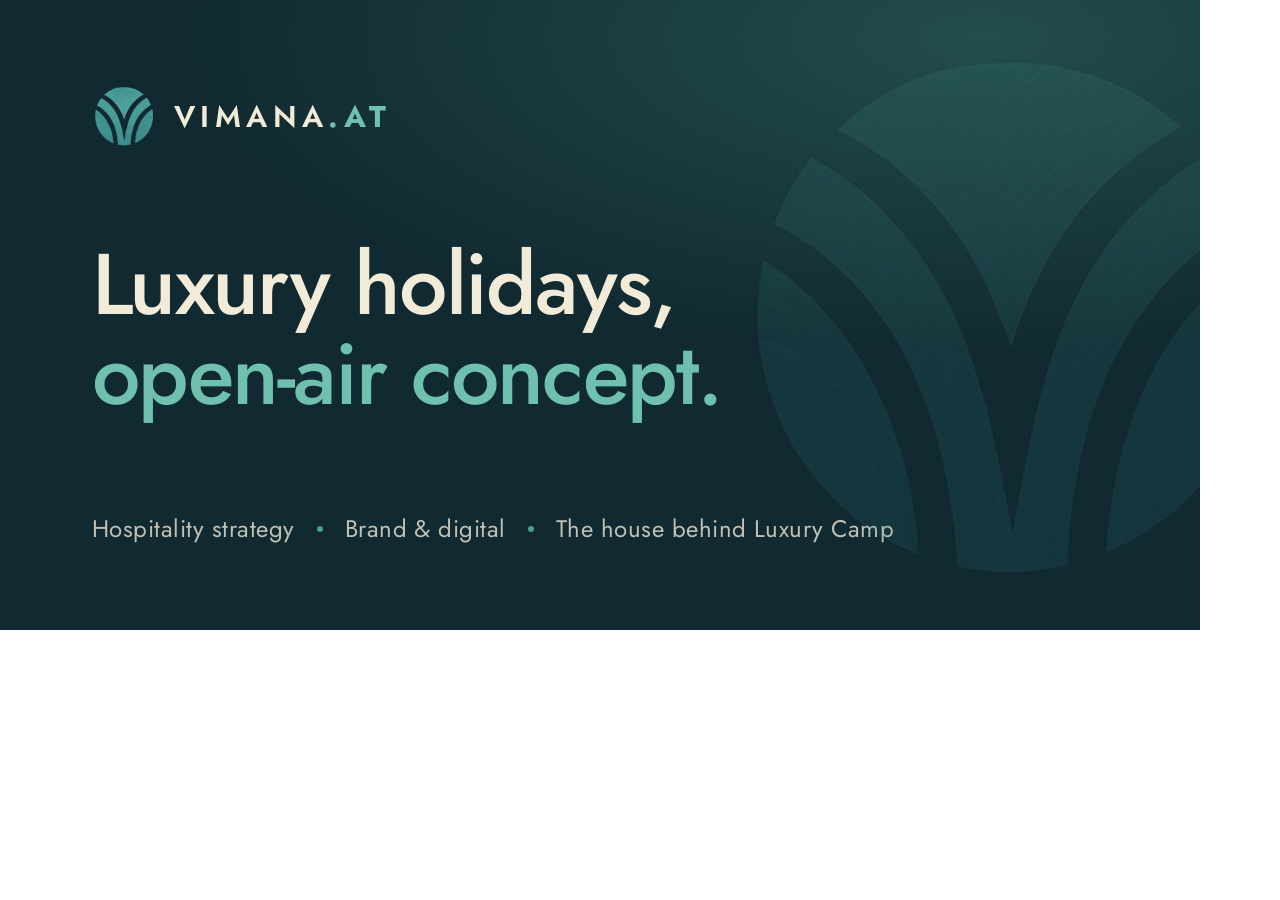
<file: assets/img/og-image.html>
<!DOCTYPE html>
<html lang="en">
<head>
<meta charset="UTF-8" />
<style>
  @import url("https://fonts.googleapis.com/css2?family=Inter:wght@400;500&family=Jost:wght@400;500;600&display=swap");
  * { margin: 0; box-sizing: border-box; }
  html, body { width: 1200px; height: 630px; }
  .card {
    width: 1200px; height: 630px; position: relative; overflow: hidden;
    background:
      radial-gradient(120% 90% at 82% 6%, rgba(78,157,140,0.30), transparent 55%),
      #112a31;
    color: #f1ebd8; font-family: "Inter", sans-serif;
    padding: 84px 92px; display: flex; flex-direction: column; justify-content: space-between;
  }
  .mark { position: absolute; right: -90px; top: 50%; transform: translateY(-50%); width: 560px; height: 560px; opacity: 0.12; }
  .top { display: flex; align-items: center; gap: 18px; }
  .top svg { width: 64px; height: 64px; }
  .brand { font-family: "Jost", sans-serif; font-weight: 600; letter-spacing: 0.18em; text-transform: uppercase; font-size: 30px; }
  .brand b { color: #6fc0ae; }
  h1 { font-family: "Jost", sans-serif; font-weight: 500; font-size: 86px; line-height: 1.04; letter-spacing: -0.02em; max-width: 16ch; }
  h1 .accent { color: #6fc0ae; }
  .foot { display: flex; align-items: center; gap: 22px; font-family: "Jost", sans-serif; font-size: 24px; color: rgba(241,235,216,0.78); letter-spacing: 0.02em; }
  .dot { width: 6px; height: 6px; border-radius: 50%; background: #4e9d8c; }
</style>
</head>
<body>
  <div class="card">
    <img class="mark" src="logo-mark.png" alt="" />
    <div class="top">
      <img src="logo-mark.png" style="width:64px;height:64px" alt="" />
      <span class="brand">Vimana<b>.at</b></span>
    </div>
    <h1>Luxury holidays,<br /><span class="accent">open-air concept.</span></h1>
    <div class="foot">
      <span>Hospitality strategy</span><span class="dot"></span>
      <span>Brand &amp; digital</span><span class="dot"></span>
      <span>The house behind Luxury Camp</span>
    </div>
  </div>
</body>
</html>
</file>
<file: assets/css/styles.css>
/* =========================================================================
   VIMANA HOLIDAYS — vimana.at
   Design system. Palette derived from the brand logo:
   deep petrol background, sage-green mark, cream wordmark.
   ========================================================================= */

:root {
  /* Brand palette */
  --petrol:        #122f36;
  --petrol-deep:   #0d2228;
  --petrol-soft:   #18393f;
  --sage:          #4e9d8c;
  --sage-bright:   #6fc0ae;
  --sage-deep:     #3c8576;
  --cream:         #f1ebd8;
  --cream-bright:  #fbf8ef;
  --ink:           #16302f;
  --ink-soft:      #41514f;

  /* Functional tokens */
  --bg:            var(--petrol);
  --on-dark:       var(--cream);
  --on-dark-muted: rgba(241, 235, 216, 0.70);
  --on-dark-faint: rgba(241, 235, 216, 0.42);
  --line-dark:     rgba(241, 235, 216, 0.14);
  --on-light:      var(--ink);
  --on-light-muted:var(--ink-soft);
  --line-light:    rgba(22, 48, 47, 0.14);

  /* Type */
  --font-display: "Jost", "Century Gothic", "Futura", system-ui, sans-serif;
  --font-body:    "Inter", system-ui, -apple-system, "Segoe UI", Roboto, sans-serif;

  /* Scale (fluid) */
  --step--1: clamp(0.83rem, 0.80rem + 0.14vw, 0.92rem);
  --step-0:  clamp(1rem, 0.96rem + 0.20vw, 1.13rem);
  --step-1:  clamp(1.2rem, 1.12rem + 0.40vw, 1.5rem);
  --step-2:  clamp(1.5rem, 1.35rem + 0.75vw, 2.1rem);
  --step-3:  clamp(1.95rem, 1.6rem + 1.6vw, 3.1rem);
  --step-4:  clamp(2.4rem, 1.8rem + 3.0vw, 4.6rem);
  --step-5:  clamp(2.9rem, 2.0rem + 4.4vw, 6.2rem);

  /* Space + layout */
  --container: 1180px;
  --container-narrow: 820px;
  --gutter: clamp(1.25rem, 5vw, 4rem);
  --section-y: clamp(4.5rem, 9vw, 9rem);
  --radius: 16px;
  --radius-sm: 10px;

  --ease: cubic-bezier(0.22, 0.61, 0.36, 1);
}

/* ---------- Reset ---------- */
*, *::before, *::after { box-sizing: border-box; }
* { margin: 0; }
html { -webkit-text-size-adjust: 100%; scroll-behavior: smooth; }
@media (prefers-reduced-motion: reduce) {
  html { scroll-behavior: auto; }
  *, *::before, *::after { animation-duration: 0.001ms !important; transition-duration: 0.001ms !important; }
}

body {
  font-family: var(--font-body);
  font-size: var(--step-0);
  line-height: 1.65;
  color: var(--on-dark);
  background: var(--petrol);
  -webkit-font-smoothing: antialiased;
  text-rendering: optimizeLegibility;
  overflow-x: hidden;
}

img, svg, picture { display: block; max-width: 100%; height: auto; }
a { color: inherit; text-decoration: none; }
ul { list-style: none; padding: 0; }
button { font: inherit; cursor: pointer; border: none; background: none; color: inherit; }

h1, h2, h3, h4 {
  font-family: var(--font-display);
  font-weight: 500;
  line-height: 1.08;
  letter-spacing: -0.01em;
}

::selection { background: var(--sage); color: var(--petrol-deep); }

:focus-visible {
  outline: 2px solid var(--sage-bright);
  outline-offset: 3px;
  border-radius: 4px;
}

/* ---------- Layout helpers ---------- */
.container { width: 100%; max-width: var(--container); margin-inline: auto; padding-inline: var(--gutter); }
.section { padding-block: var(--section-y); }
.eyebrow {
  font-family: var(--font-display);
  font-size: var(--step--1);
  letter-spacing: 0.22em;
  text-transform: uppercase;
  font-weight: 500;
  color: var(--sage-bright);
  display: inline-flex;
  align-items: center;
  gap: 0.7em;
}
.eyebrow::before {
  content: "";
  width: 28px; height: 1px;
  background: currentColor;
  opacity: 0.7;
}
.section-head { max-width: 760px; margin-bottom: clamp(2.2rem, 5vw, 3.6rem); }
.section-head h2 { font-size: var(--step-3); margin-top: 0.7rem; }
.section-head p { margin-top: 1.1rem; color: var(--on-dark-muted); font-size: var(--step-1); }

.bg-cream { background: var(--cream-bright); color: var(--on-light); }
.bg-cream .eyebrow { color: var(--sage-deep); }
.bg-cream .section-head p,
.bg-cream .muted { color: var(--on-light-muted); }
.bg-petrol-deep { background: var(--petrol-deep); }

/* ---------- Buttons ---------- */
.btn {
  display: inline-flex; align-items: center; gap: 0.6em;
  font-family: var(--font-display);
  font-weight: 500;
  font-size: var(--step-0);
  letter-spacing: 0.01em;
  padding: 0.95em 1.6em;
  border-radius: 100px;
  transition: transform 0.3s var(--ease), background-color 0.3s var(--ease), color 0.3s var(--ease), border-color 0.3s var(--ease);
  will-change: transform;
}
.btn svg { width: 1.05em; height: 1.05em; }
.btn--primary { background: var(--sage); color: var(--petrol-deep); }
.btn--primary:hover { background: var(--sage-bright); transform: translateY(-2px); }
.btn--ghost { border: 1px solid var(--line-dark); color: var(--on-dark); }
.btn--ghost:hover { border-color: var(--sage-bright); color: var(--sage-bright); transform: translateY(-2px); }
.bg-cream .btn--ghost { border-color: var(--line-light); color: var(--ink); }
.bg-cream .btn--ghost:hover { border-color: var(--sage-deep); color: var(--sage-deep); }
.btn--dark { background: var(--petrol); color: var(--cream); }
.btn--dark:hover { background: var(--petrol-deep); transform: translateY(-2px); }

.link-arrow {
  display: inline-flex; align-items: center; gap: 0.5em;
  font-family: var(--font-display); font-weight: 500;
  color: var(--sage-deep);
  transition: gap 0.3s var(--ease), color 0.3s var(--ease);
}
.bg-petrol-deep .link-arrow, .hero .link-arrow { color: var(--sage-bright); }
.link-arrow:hover { gap: 0.85em; }
.link-arrow svg { width: 1em; height: 1em; }

/* ---------- Header / nav ---------- */
.site-header {
  position: fixed; inset: 0 0 auto 0; z-index: 50;
  transition: background-color 0.4s var(--ease), backdrop-filter 0.4s var(--ease), border-color 0.4s var(--ease);
  border-bottom: 1px solid transparent;
}
.site-header.is-stuck {
  background: rgba(14, 42, 45, 0.82);
  backdrop-filter: blur(14px) saturate(1.1);
  border-bottom-color: var(--line-dark);
}
.nav { display: flex; align-items: center; justify-content: space-between; gap: 1.5rem; min-height: 78px; }
.nav__brand { display: flex; align-items: center; gap: 0.7rem; }
.nav__brand svg, .nav__brand img { width: 40px; height: 40px; }
.nav__brand-text {
  font-family: var(--font-display); font-weight: 600; letter-spacing: 0.18em;
  font-size: 1.05rem; color: var(--cream); text-transform: uppercase;
}
.nav__brand-text b { color: var(--sage-bright); font-weight: 600; }
.nav__menu { display: flex; align-items: center; gap: clamp(1rem, 2.4vw, 2.2rem); }
.nav__menu a {
  font-family: var(--font-display); font-weight: 400; font-size: 0.95rem;
  color: var(--on-dark-muted); letter-spacing: 0.02em;
  transition: color 0.25s var(--ease);
}
.nav__menu a:hover { color: var(--cream); }
.nav__cta { display: inline-flex; }
.nav__toggle { display: none; }

@media (max-width: 880px) {
  .nav__menu, .nav__cta { display: none; }
  .nav__toggle {
    display: inline-flex; align-items: center; justify-content: center;
    width: 44px; height: 44px; border-radius: 10px; border: 1px solid var(--line-dark);
  }
  .nav__toggle span { position: relative; width: 20px; height: 2px; background: var(--cream); transition: background 0.2s; }
  .nav__toggle span::before, .nav__toggle span::after {
    content: ""; position: absolute; left: 0; width: 20px; height: 2px; background: var(--cream);
    transition: transform 0.3s var(--ease);
  }
  .nav__toggle span::before { top: -6px; }
  .nav__toggle span::after { top: 6px; }
  .nav.is-open .nav__toggle span { background: transparent; }
  .nav.is-open .nav__toggle span::before { transform: translateY(6px) rotate(45deg); }
  .nav.is-open .nav__toggle span::after { transform: translateY(-6px) rotate(-45deg); }

  .mobile-menu {
    position: fixed; inset: 78px 0 0 0; z-index: 40;
    background: var(--petrol-deep);
    display: flex; flex-direction: column; justify-content: center; gap: 0.4rem;
    padding: var(--gutter);
    transform: translateY(-12px); opacity: 0; pointer-events: none;
    transition: opacity 0.3s var(--ease), transform 0.3s var(--ease);
  }
  .mobile-menu.is-open { opacity: 1; transform: none; pointer-events: auto; }
  .mobile-menu a {
    font-family: var(--font-display); font-size: var(--step-2); color: var(--cream);
    padding-block: 0.5rem; border-bottom: 1px solid var(--line-dark);
  }
  .mobile-menu a:last-child { border-bottom: none; }
}
@media (min-width: 881px) { .mobile-menu { display: none; } }

/* ---------- Hero ---------- */
.hero {
  position: relative; isolation: isolate;
  padding-top: clamp(8rem, 16vh, 12rem);
  padding-bottom: clamp(4rem, 9vw, 7rem);
  overflow: hidden;
}
.hero::before {
  /* soft radial glow + sprout motif backdrop */
  content: ""; position: absolute; inset: 0; z-index: -2;
  background:
    radial-gradient(120% 90% at 78% 8%, rgba(78, 157, 140, 0.30), transparent 55%),
    radial-gradient(80% 70% at 12% 100%, rgba(78, 157, 140, 0.12), transparent 60%),
    var(--petrol);
}
.hero::after {
  content: ""; position: absolute; z-index: -1; pointer-events: none;
  right: clamp(-220px, -8vw, -40px); top: 50%; transform: translateY(-50%);
  width: min(58vw, 680px); aspect-ratio: 1;
  background: url("../img/logo-mark.png") center/contain no-repeat;
  opacity: 0.10;
}
.hero__grid { display: grid; gap: 2rem; max-width: 940px; }
.hero h1 {
  font-size: var(--step-5); font-weight: 500;
  letter-spacing: -0.02em;
}
.hero h1 .accent { color: var(--sage-bright); }
.hero__lead { font-size: var(--step-1); color: var(--on-dark-muted); max-width: 60ch; }
.hero__lead strong { color: var(--cream); font-weight: 600; }
.hero__actions { display: flex; flex-wrap: wrap; gap: 0.9rem; margin-top: 0.6rem; }
.hero__meta {
  margin-top: clamp(2.5rem, 6vw, 4rem);
  display: flex; flex-wrap: wrap; align-items: center; gap: 1rem 2.5rem;
  padding-top: 1.8rem; border-top: 1px solid var(--line-dark);
}
.hero__meta-label { font-size: var(--step--1); letter-spacing: 0.18em; text-transform: uppercase; color: var(--on-dark-faint); }
.hero__meta-logos { display: flex; flex-wrap: wrap; align-items: center; gap: 1.4rem 2rem; }
.hero__meta-logos span {
  font-family: var(--font-display); font-weight: 500; letter-spacing: 0.04em;
  color: var(--on-dark-muted); font-size: var(--step-0);
}

/* ---------- Stat band ---------- */
.statband { border-block: 1px solid var(--line-dark); }
.statband__grid {
  display: grid; grid-template-columns: repeat(4, 1fr);
}
.stat { padding: clamp(1.8rem, 4vw, 2.8rem) 0; padding-right: 1.5rem; }
.stat:not(:last-child) { border-right: 1px solid var(--line-dark); padding-left: clamp(1.2rem, 3vw, 2.2rem); }
.stat:first-child { padding-left: 0; }
.stat__num { font-family: var(--font-display); font-size: var(--step-3); color: var(--sage-bright); font-weight: 500; }
.stat__label { color: var(--on-dark-muted); font-size: var(--step--1); margin-top: 0.4rem; }
@media (max-width: 720px) {
  .statband__grid { grid-template-columns: repeat(2, 1fr); }
  .stat:nth-child(2) { border-right: none; }
  .stat:nth-child(-n+2) { border-bottom: 1px solid var(--line-dark); }
  .stat { padding-left: clamp(1rem, 4vw, 1.6rem) !important; }
  .stat:nth-child(odd) { padding-left: 0 !important; }
}

/* ---------- Services ---------- */
.services__grid {
  display: grid; grid-template-columns: repeat(2, 1fr);
  gap: clamp(1rem, 2.2vw, 1.6rem);
}
@media (max-width: 760px) { .services__grid { grid-template-columns: 1fr; } }
.service {
  position: relative;
  border: 1px solid var(--line-light);
  border-radius: var(--radius);
  padding: clamp(1.6rem, 3vw, 2.4rem);
  background: #fff;
  transition: transform 0.4s var(--ease), box-shadow 0.4s var(--ease), border-color 0.4s var(--ease);
}
.service:hover { transform: translateY(-4px); box-shadow: 0 24px 48px -28px rgba(19, 56, 59, 0.45); border-color: rgba(78,157,140,0.5); }
.service__icon {
  width: 52px; height: 52px; border-radius: 12px;
  display: grid; place-items: center;
  background: rgba(78, 157, 140, 0.12); color: var(--sage-deep);
  margin-bottom: 1.3rem;
}
.service__icon svg { width: 26px; height: 26px; }
.service h3 { font-size: var(--step-2); color: var(--ink); }
.service p { margin-top: 0.7rem; color: var(--on-light-muted); }
.service__tag { font-family: var(--font-display); font-size: var(--step--1); letter-spacing: 0.14em; text-transform: uppercase; color: var(--sage-deep); }

/* ---------- Projects ---------- */
.projects__grid { display: grid; grid-template-columns: repeat(12, 1fr); gap: clamp(1rem, 2vw, 1.5rem); }
.project {
  grid-column: span 6;
  position: relative; overflow: hidden;
  border-radius: var(--radius);
  border: 1px solid var(--line-dark);
  background: linear-gradient(160deg, var(--petrol-soft), var(--petrol-deep));
  min-height: 340px;
  display: flex; flex-direction: column; justify-content: flex-end;
  padding: clamp(1.6rem, 3vw, 2.4rem);
  transition: transform 0.45s var(--ease), border-color 0.45s var(--ease);
}
.project.is-feature { grid-column: span 12; min-height: clamp(360px, 40vw, 460px); }
.project__bg {
  position: absolute; inset: 0; z-index: 0;
  width: 100%; height: 100%; object-fit: cover;
  transition: transform 0.7s var(--ease);
}
.project::before {
  content: ""; position: absolute; inset: 0; z-index: 1;
  background: linear-gradient(180deg, rgba(13,34,40,0.10) 0%, rgba(13,34,40,0.45) 48%, rgba(13,34,40,0.93) 100%);
  transition: opacity 0.45s var(--ease);
}
.project:hover { transform: translateY(-4px); border-color: rgba(111,192,174,0.55); }
.project:hover .project__bg { transform: scale(1.05); }
.project__kicker, .project h3, .project p, .project__foot { position: relative; z-index: 2; }
.project__kicker { font-family: var(--font-display); font-size: var(--step--1); letter-spacing: 0.16em; text-transform: uppercase; color: var(--sage-bright); }
.project h3 { font-size: var(--step-2); color: var(--cream); margin-top: 0.5rem; }
.project.is-feature h3 { font-size: var(--step-3); }
.project p { margin-top: 0.7rem; color: var(--on-dark-muted); max-width: 62ch; }
.project__foot { margin-top: 1.4rem; display: flex; align-items: center; gap: 1.2rem; flex-wrap: wrap; }
.project__role { font-size: var(--step--1); color: var(--on-dark-faint); letter-spacing: 0.04em; }
@media (max-width: 760px) {
  .project, .project.is-feature { grid-column: span 12; min-height: 280px; }
}

.brands { margin-top: clamp(2.5rem, 6vw, 4rem); padding-top: 2rem; border-top: 1px solid var(--line-dark); }
.brands__label { font-size: var(--step--1); letter-spacing: 0.18em; text-transform: uppercase; color: var(--on-dark-faint); margin-bottom: 1.2rem; }
.brands__row { display: flex; flex-wrap: wrap; align-items: center; gap: 0.9rem 2.4rem; }
.brands__row span {
  font-family: var(--font-display); font-weight: 500; font-size: var(--step-1);
  color: var(--on-dark-muted); letter-spacing: 0.02em;
}

/* ---------- Press ---------- */
.press__feature {
  display: grid; grid-template-columns: 1fr; gap: clamp(2rem, 5vw, 3.5rem);
  align-items: center;
}
@media (min-width: 900px) { .press__feature { grid-template-columns: 1.1fr 0.9fr; } }
.press__quote {
  font-family: var(--font-display); font-weight: 400;
  font-size: var(--step-3); line-height: 1.22; color: var(--ink);
  letter-spacing: -0.01em;
}
.press__quote .mark { color: var(--sage-deep); }
.press__attrib { margin-top: 1.4rem; display: flex; align-items: center; gap: 0.8rem; color: var(--on-light-muted); }
.press__attrib b { color: var(--ink); font-weight: 600; font-family: var(--font-display); letter-spacing: 0.02em; }
.press__list { display: grid; gap: 0.2rem; }
.press__item {
  display: flex; align-items: baseline; justify-content: space-between; gap: 1.2rem;
  padding: 1rem 0; border-bottom: 1px solid var(--line-light);
  transition: padding-left 0.3s var(--ease);
}
.press__item:hover { padding-left: 0.5rem; }
.press__outlet { font-family: var(--font-display); font-weight: 500; color: var(--ink); font-size: var(--step-1); }
.press__tier { font-size: var(--step--1); color: var(--sage-deep); letter-spacing: 0.1em; text-transform: uppercase; white-space: nowrap; }
.press__research {
  margin-top: 1.6rem; padding-left: 1.1rem;
  border-left: 3px solid var(--sage);
  font-style: italic; color: var(--on-light-muted);
  max-width: 52ch;
}
.press__research span { display: block; margin-top: 0.4rem; font-style: normal; font-family: var(--font-display); font-size: var(--step--1); letter-spacing: 0.1em; text-transform: uppercase; color: var(--sage-deep); }
.press__strip {
  margin-top: clamp(2.5rem, 6vw, 4rem); padding-top: 2rem; border-top: 1px solid var(--line-light);
  display: flex; flex-wrap: wrap; align-items: center; gap: 1.2rem 2.6rem;
}
.press__strip span {
  font-family: var(--font-display); font-weight: 500; font-size: var(--step-1);
  color: rgba(22,48,47,0.5); letter-spacing: 0.02em;
  transition: color 0.3s var(--ease);
}
.press__strip a:hover span { color: var(--sage-deep); }

/* ---------- About ---------- */
.about__grid { display: grid; gap: clamp(2.2rem, 5vw, 4rem); align-items: start; }
@media (min-width: 900px) { .about__grid { grid-template-columns: 0.85fr 1.15fr; } }
.about__card {
  border: 1px solid var(--line-dark); border-radius: var(--radius);
  padding: clamp(1.6rem, 3vw, 2.4rem);
  background: linear-gradient(165deg, var(--petrol-soft), var(--petrol-deep));
}
.about__photo {
  width: 100%; aspect-ratio: 1; object-fit: cover;
  border-radius: 12px; margin-bottom: 1.4rem;
  border: 1px solid var(--line-dark);
}
.about__name { font-family: var(--font-display); font-size: var(--step-2); color: var(--cream); }
.about__role { color: var(--sage-bright); font-size: var(--step-0); margin-top: 0.3rem; letter-spacing: 0.02em; }
.card-links { margin-top: 1.5rem; display: grid; }
.card-links a {
  display: flex; align-items: center; justify-content: space-between; gap: 1rem;
  padding: 0.72rem 0.1rem;
  border-bottom: 1px solid var(--line-dark);
  font-family: var(--font-display); font-weight: 400; font-size: var(--step-0);
  color: var(--on-dark-muted);
  transition: color 0.25s var(--ease), padding-left 0.25s var(--ease);
}
.card-links a:last-child { border-bottom: none; }
.card-links a:hover { color: var(--sage-bright); padding-left: 0.4rem; }
.card-links svg { width: 0.95em; height: 0.95em; flex-shrink: 0; opacity: 0.7; }
.about__socials { display: flex; gap: 0.7rem; margin-top: 1.6rem; }
.about__socials a {
  width: 46px; height: 46px; border-radius: 12px; display: grid; place-items: center;
  border: 1px solid var(--line-dark); color: var(--on-dark-muted);
  transition: color 0.25s var(--ease), border-color 0.25s var(--ease), transform 0.25s var(--ease);
}
.about__socials a:hover { color: var(--sage-bright); border-color: var(--sage-bright); transform: translateY(-2px); }
.about__socials svg { width: 20px; height: 20px; }
.about__body p { color: var(--on-dark-muted); font-size: var(--step-1); }
.about__body p + p { margin-top: 1.1rem; }
.about__body strong { color: var(--cream); font-weight: 600; }

/* ---------- Contact ---------- */
.contact { text-align: center; }
.contact__inner { max-width: var(--container-narrow); margin-inline: auto; }
.contact h2 { font-size: var(--step-4); }
.contact p { margin-top: 1.2rem; color: var(--on-dark-muted); font-size: var(--step-1); }
.contact p strong { color: var(--cream); font-weight: 600; }
.contact__mail {
  display: inline-block; margin-top: 2rem;
  font-family: var(--font-display); font-size: var(--step-3); color: var(--cream);
  letter-spacing: -0.01em; border-bottom: 2px solid var(--sage);
  padding-bottom: 0.2rem; transition: color 0.3s var(--ease), border-color 0.3s var(--ease);
}
.contact__mail:hover { color: var(--sage-bright); border-color: var(--sage-bright); }
.contact__channels { display: flex; flex-wrap: wrap; justify-content: center; gap: 0.9rem; margin-top: 2.2rem; }

/* ---------- Footer ---------- */
.footer { background: var(--petrol-deep); padding-block: clamp(3rem, 6vw, 4.5rem) 2rem; }
.footer__top { display: grid; gap: 2.5rem; grid-template-columns: 1.4fr 1fr 1fr; }
@media (max-width: 760px) { .footer__top { grid-template-columns: 1fr; gap: 2rem; } }
.footer__brand svg, .footer__brand img { width: 46px; height: 46px; margin-bottom: 1rem; }
.footer__brand p { color: var(--on-dark-muted); max-width: 34ch; font-size: var(--step--1); }
.footer h4 { font-family: var(--font-display); font-size: var(--step--1); letter-spacing: 0.18em; text-transform: uppercase; color: var(--sage-bright); margin-bottom: 1rem; font-weight: 500; }
.footer__links a { display: block; color: var(--on-dark-muted); padding: 0.3rem 0; transition: color 0.2s var(--ease); }
.footer__links a:hover { color: var(--cream); }
.footer__legal {
  margin-top: clamp(2.5rem, 5vw, 3.5rem); padding-top: 1.6rem; border-top: 1px solid var(--line-dark);
  display: flex; flex-wrap: wrap; justify-content: space-between; gap: 0.8rem;
  color: var(--on-dark-faint); font-size: var(--step--1);
}
.footer__legal a { color: var(--on-dark-faint); }
.footer__legal a:hover { color: var(--on-dark-muted); }

/* ---------- Reveal on scroll ---------- */
.reveal { opacity: 1; }
html.js .reveal { opacity: 0; transform: translateY(22px); transition: opacity 0.7s var(--ease), transform 0.7s var(--ease); }
html.js .reveal.is-in { opacity: 1; transform: none; }
.reveal[data-delay="1"] { transition-delay: 0.08s; }
.reveal[data-delay="2"] { transition-delay: 0.16s; }
.reveal[data-delay="3"] { transition-delay: 0.24s; }
@media (prefers-reduced-motion: reduce) { html.js .reveal { opacity: 1; transform: none; } }

/* skip link */
.skip-link {
  position: absolute; left: -999px; top: 0; z-index: 100;
  background: var(--sage); color: var(--petrol-deep); padding: 0.7rem 1.1rem; border-radius: 0 0 8px 0;
  font-family: var(--font-display);
}
.skip-link:focus { left: 0; }
</file>
